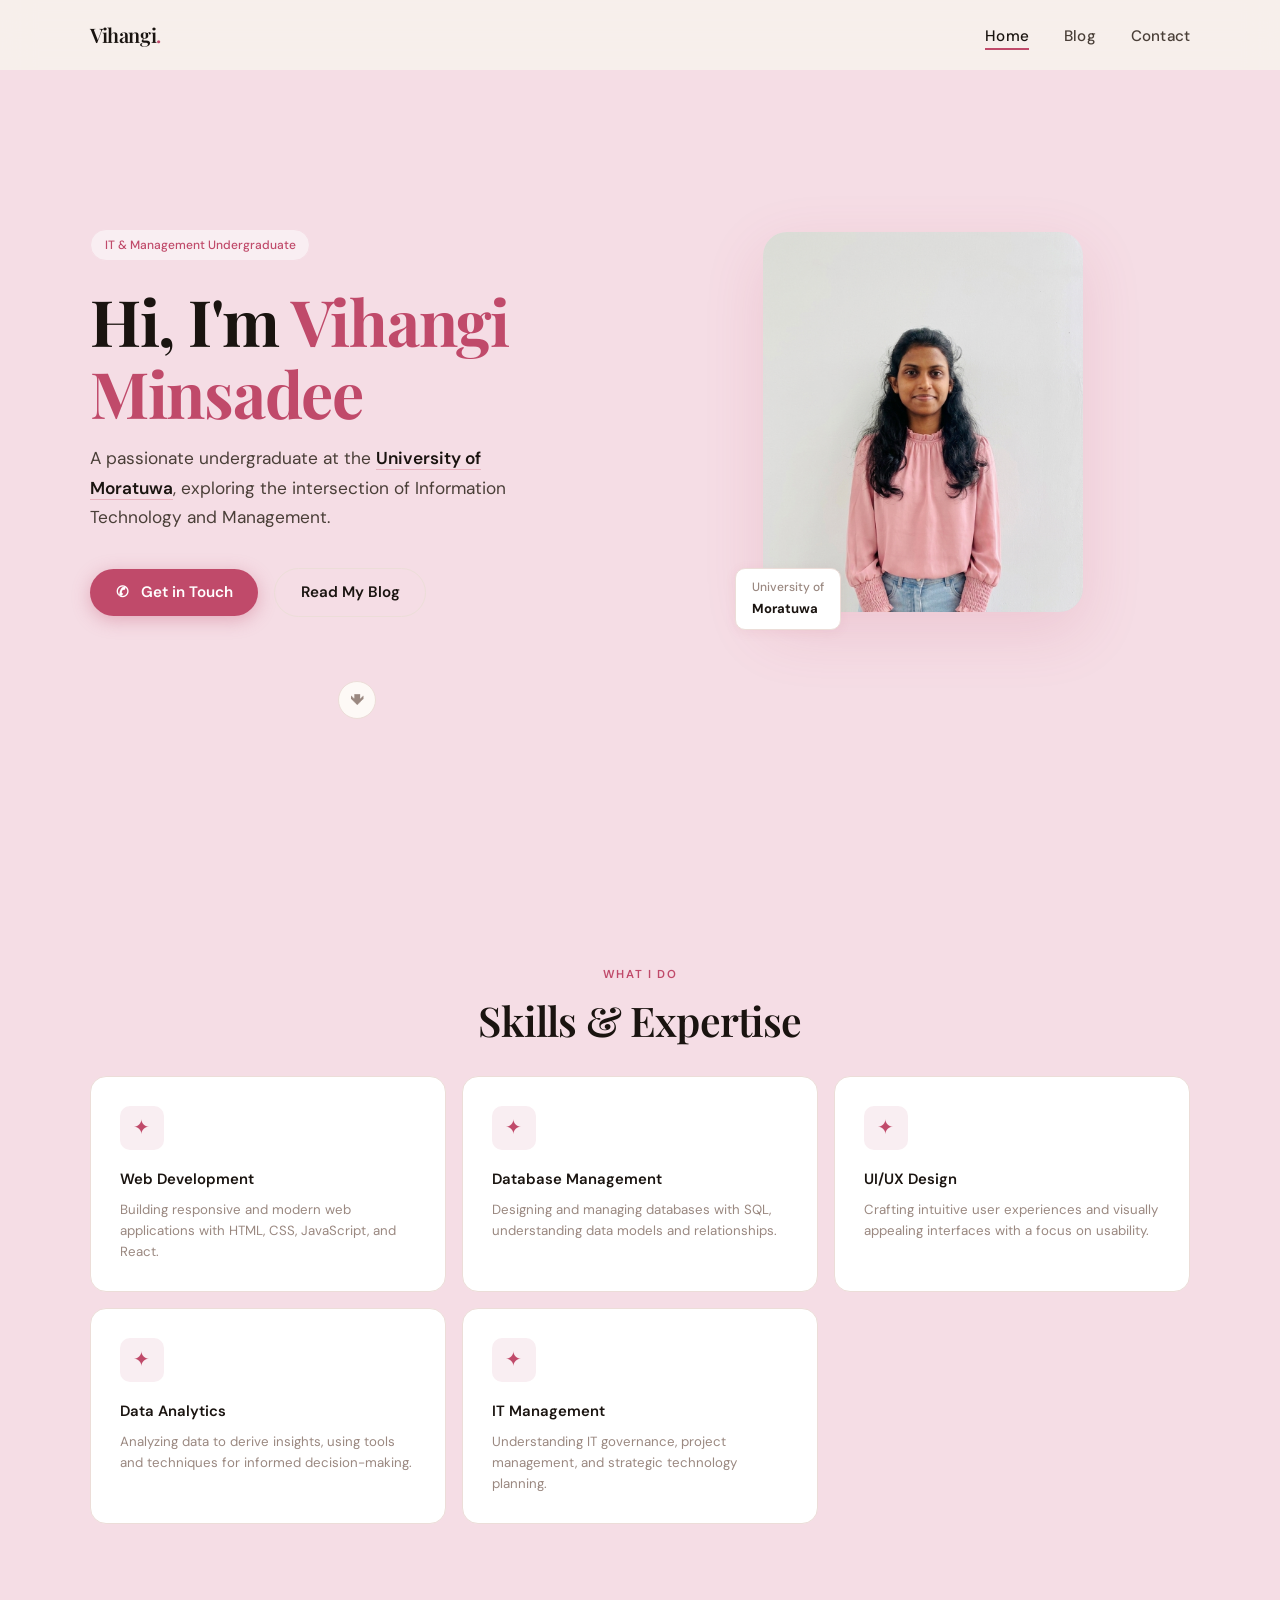
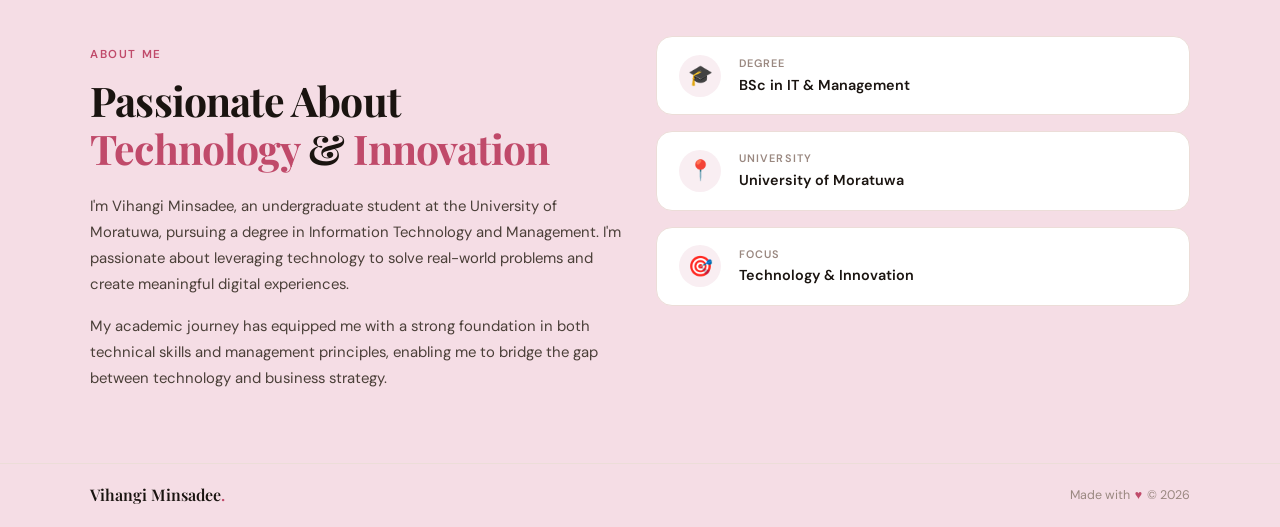
<file: index.html>
<!DOCTYPE html>
<html lang="en">
<head>
  <meta charset="UTF-8" />
  <meta name="viewport" content="width=device-width, initial-scale=1.0" />
  <title>Vihangi Minsadee — IT & Management Undergraduate</title>
  <link rel="stylesheet" href="style.css" />
</head>
<body>

  <!-- ─── NAVBAR ─── -->
  <nav class="navbar">
    <div class="container">
      <a href="index.html" class="nav-logo">Vihangi<span>.</span></a>
      <ul class="nav-links">
        <li><a href="index.html">Home</a></li>
        <li><a href="blog.html">Blog</a></li>
        <li><a href="contact.html">Contact</a></li>
      </ul>
      <button class="nav-toggle" aria-label="Toggle navigation">
        <span></span><span></span><span></span>
      </button>
    </div>
  </nav>

  <!-- ─── PAGE WRAPPER ─── -->
  <div class="page-wrapper">

    <!-- ═══ HERO ═══ -->
    <section class="hero">
      <div class="container">

        <!-- Left: Content -->
        <div class="hero-content">
          <div class="hero-badge fade-up">
            <span class="badge">
              IT &amp; Management Undergraduate
            </span>
          </div>

          <h1 class="hero-title fade-up delay-1">
            Hi, I'm <span class="name">Vihangi<br>Minsadee</span>
          </h1>

          <p class="hero-desc fade-up delay-2">
            A passionate undergraduate at the <strong>University of Moratuwa</strong>,
            exploring the intersection of Information Technology and Management.
          </p>

          <div class="hero-actions fade-up delay-3">
            <a href="contact.html" class="btn btn-primary">
              ✆ &nbsp;
              Get in Touch
            </a>
            <a href="blog.html" class="btn btn-outline">Read My Blog</a>
          </div>
        </div>

        <!-- Right: Illustration -->
        <div class="hero-visual fade-up delay-2">
          <div class="hero-img-wrap">
            <div class="hero-card-bg">
              <img src="images/my.png" alt="Vihangi Minsadee" class="hero-photo" />
            </div>

            <!-- Tag -->
            <div class="hero-uni-tag">
              <span>University of</span>
              <strong>Moratuwa</strong>
            </div>

           
        </div>

      </div>
                          
      <!-- Scroll cue -->
      <div class="hero-scroll">
        <button class="hero-scroll-btn" aria-label="Scroll down">
          
          🢃
        </button>
      </div>
    </section>

    <!-- ═══ SKILLS ═══ -->
    <section class="skills-section">
      <div class="container">
        <div class="section-header">
          <span class="section-label fade-up">What I Do</span>
          <h2 class="section-title fade-up delay-1">Skills &amp; Expertise</h2>
        </div>

        <div class="skills-grid">

          <!-- Web Dev -->
          <div class="skill-card fade-up delay-1">
            <div class="skill-icon">
              ✦
      
            </div>
            <p class="skill-name">Web Development</p>
            <p class="skill-desc">Building responsive and modern web applications with HTML, CSS, JavaScript, and React.</p>
          </div>

          <!-- DB -->
          <div class="skill-card fade-up delay-2">
            <div class="skill-icon">
              ✦
              
            </div>
            <p class="skill-name">Database Management</p>
            <p class="skill-desc">Designing and managing databases with SQL, understanding data models and relationships.</p>
          </div>

          <!-- UI/UX -->
          <div class="skill-card fade-up delay-3">
            <div class="skill-icon">
              
              ✦
            </div>
            <p class="skill-name">UI/UX Design</p>
            <p class="skill-desc">Crafting intuitive user experiences and visually appealing interfaces with a focus on usability.</p>
          </div>

          <!-- Analytics -->
          <div class="skill-card fade-up delay-2">
            <div class="skill-icon">
              ✦
            </div>
            <p class="skill-name">Data Analytics</p>
            <p class="skill-desc">Analyzing data to derive insights, using tools and techniques for informed decision-making.</p>
          </div>

          <!-- IT Mgmt -->
          <div class="skill-card fade-up delay-3">
            <div class="skill-icon">
              ✦

            </div>
            <p class="skill-name">IT Management</p>
            <p class="skill-desc">Understanding IT governance, project management, and strategic technology planning.</p>
          </div>

        </div>
      </div>
    </section>

    <!-- ═══ ABOUT ═══ -->
    <section class="about-section">
      <div class="container">

        <!-- Left text -->
        <div>
          <span class="section-label about-label fade-up">About Me</span>
          <h2 class="about-title fade-up delay-1">
            Passionate About<br>
            <span class="accent">Technology</span> &amp; <span class="accent">Innovation</span>
          </h2>
          <p class="about-text fade-up delay-2">
            I'm Vihangi Minsadee, an undergraduate student at the University of Moratuwa, pursuing a degree
            in Information Technology and Management. I'm passionate about leveraging technology to solve
            real-world problems and create meaningful digital experiences.
          </p>
          <p class="about-text fade-up delay-3">
            My academic journey has equipped me with a strong foundation in both technical skills and
            management principles, enabling me to bridge the gap between technology and business strategy.
          </p>
        </div>

        <!-- Right cards -->
        <div class="about-cards">
          <div class="about-info-card fade-up delay-1">
            <div class="about-info-icon">
              
              🎓
            </div>
            <div>
              <p class="about-info-label">Degree</p>
              <p class="about-info-value">BSc in IT &amp; Management</p>
            </div>
          </div>

          <div class="about-info-card fade-up delay-2">
            <div class="about-info-icon">
              
              📍
            </div>
            <div>
              <p class="about-info-label">University</p>
              <p class="about-info-value">University of Moratuwa</p>
            </div>
          </div>

          <div class="about-info-card fade-up delay-3">
            <div class="about-info-icon">
              
              🎯
            </div>
            <div>
              <p class="about-info-label">Focus</p>
              <p class="about-info-value">Technology &amp; Innovation</p>
            </div>
          </div>
        </div>

      </div>
    </section>

    <!-- ─── FOOTER ─── -->
    <footer>
      <div class="container">
        <span class="footer-logo">Vihangi Minsadee<span style="color:var(--pink);">.</span></span>
        <span class="footer-copy">
          Made with <span class="heart">♥</span> © 2026
        </span>
      </div>
    </footer>

  </div><!-- /page-wrapper -->

  <script src="script.js"></script>
</body>
</html>
</file>
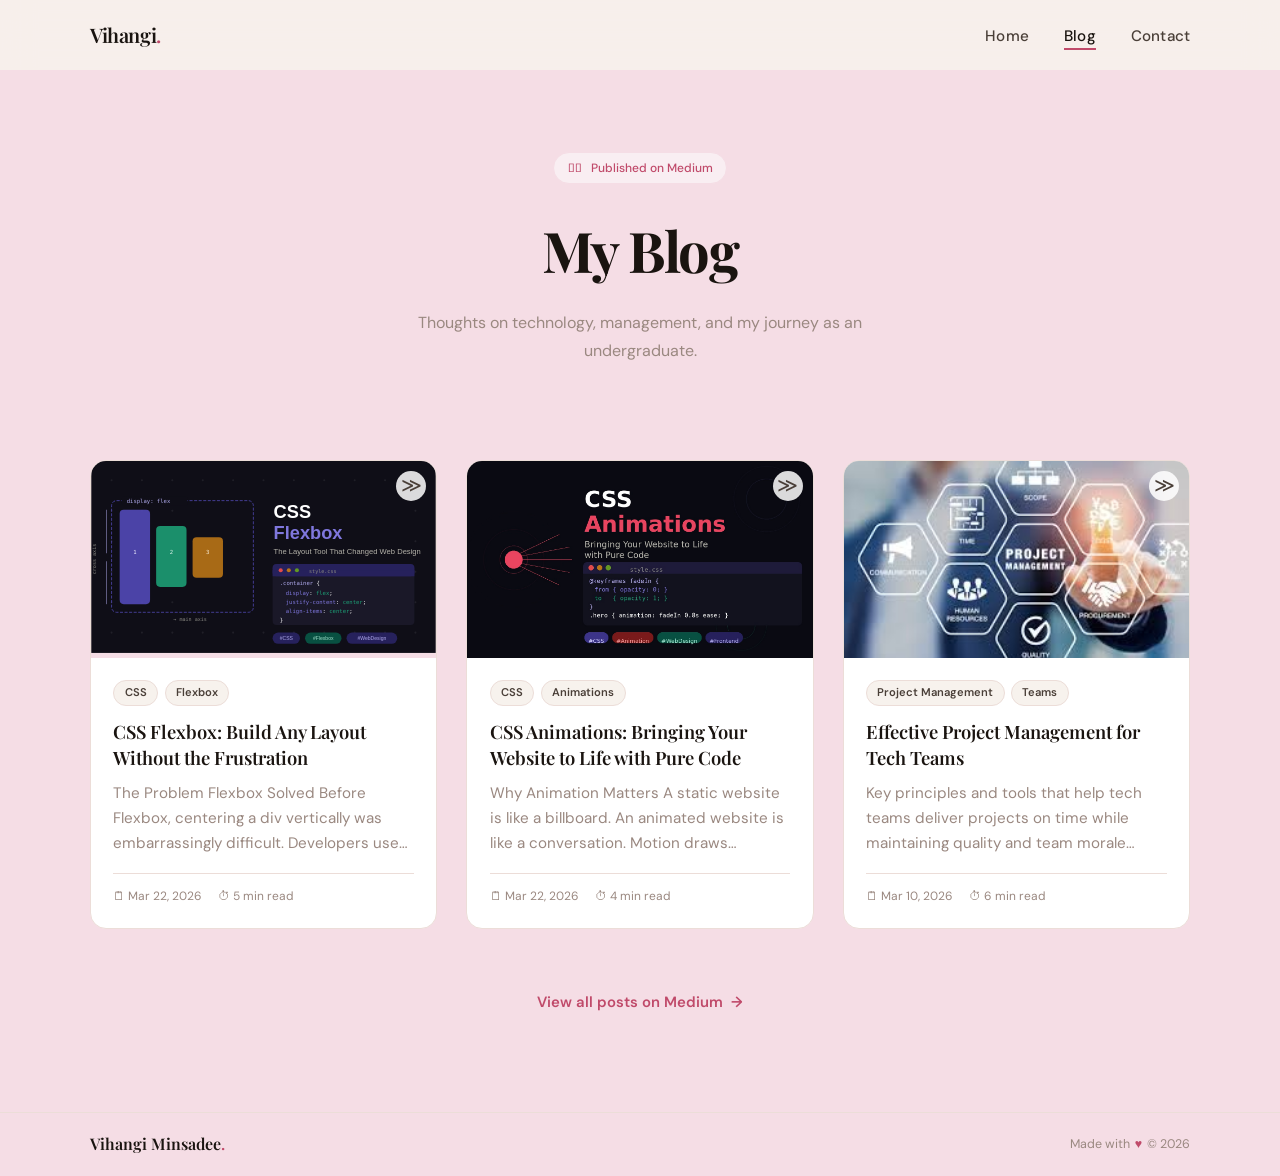
<file: blog.html>
<!DOCTYPE html>
<html lang="en">
<head>
  <meta charset="UTF-8" />
  <meta name="viewport" content="width=device-width, initial-scale=1.0" />
  <title>Blog — Vihangi Minsadee</title>
  <link rel="stylesheet" href="style.css" />
</head>
<body>

  <!-- ─── NAVBAR ─── -->
  <nav class="navbar">
    <div class="container">
      <a href="index.html" class="nav-logo">Vihangi<span>.</span></a>
      <ul class="nav-links">
        <li><a href="index.html">Home</a></li>
        <li><a href="blog.html">Blog</a></li>
        <li><a href="contact.html">Contact</a></li>
      </ul>
      <button class="nav-toggle" aria-label="Toggle navigation">
        <span></span><span></span><span></span>
      </button>
    </div>
  </nav>

  <!-- ─── PAGE WRAPPER ─── -->
  <div class="page-wrapper">

    <!-- ═══ BLOG HERO ═══ -->
    <section class="blog-hero">
      <div class="container">
        <div class="fade-up">
          <span class="badge"> 
            𓂃🖋 &nbsp;
            Published on Medium
          </span>
        </div>
        <h1 class="blog-hero-title fade-up delay-1">My Blog</h1>
        <p class="blog-hero-desc fade-up delay-2">
          Thoughts on technology, management, and my journey as an undergraduate.
        </p>
      </div>
    </section>

    <!-- ═══ BLOG POSTS ═══ -->
    <section class="blog-section">
      <div class="container">
        <div class="blog-grid">

          <!-- Card 1 -->
          <article class="blog-card fade-up delay-1" data-href="https://medium.com/@wavihangiminsadi/css-flexbox-build-any-layout-without-the-frustration-3b8c61d07653">
            <div class="blog-card-img">
              <img src="images/flexbox_cover_image.svg" alt="CSS Flexbox: Build Any Layout Without the Frustration" class="blog-card-photo" />
              <div class="blog-card-ext">
                ≫
              </div>
            </div>
            <div class="blog-card-body">
              <div class="blog-tags">
                <span class="blog-tag">CSS</span>
                <span class="blog-tag">Flexbox</span>
              </div>
              <h2 class="blog-card-title">CSS Flexbox: Build Any Layout Without the Frustration</h2>
              <p class="blog-card-excerpt">The Problem Flexbox Solved
                 Before Flexbox, centering a div vertically was embarrassingly difficult. Developers used negative margins, </p>
              <div class="blog-card-meta">
                <span class="meta-item">
                  🗒
                  Mar 22, 2026
                </span>
                <span class="meta-item">
                  ⏱
                  5 min read
                </span>
              </div>
            </div>
          </article>

          <!-- Card 2 -->
          <article class="blog-card fade-up delay-2" data-href="https://medium.com/@wavihangiminsadi/css-animations-bringing-your-website-to-life-with-pure-code-0d4149e04ab5">
            <div class="blog-card-img">
              <img src="images/css_animations_cover.jpg" alt="CSS Animations: Bringing Your Website to Life with Pure Code" class="blog-card-photo" />
              <div class="blog-card-ext">
                ≫
              </div>
            </div>
            <div class="blog-card-body">
              <div class="blog-tags">
                <span class="blog-tag">CSS</span>
                <span class="blog-tag">Animations</span>
              </div>
              <h2 class="blog-card-title">CSS Animations: Bringing Your Website to Life with Pure Code</h2>
              <p class="blog-card-excerpt">Why Animation Matters
                 A static website is like a billboard. An animated website is like a conversation. Motion draws attention, guides users, and makes interactions feel natural and satisfying..</p>
              <div class="blog-card-meta">
                <span class="meta-item">
                  🗒
                  Mar 22, 2026
                </span>
                <span class="meta-item">
                  ⏱
                  4 min read
                </span>
              </div>
            </div>
          </article>

          <!-- Card 3 -->
          <article class="blog-card fade-up delay-3" data-href="https://medium.com">
            <div class="blog-card-img">
              <img src="images/download (5).jpg" alt="Effective Project Management for Tech Teams" class="blog-card-photo" />
              <div class="blog-card-ext">
                ≫
              </div>
            </div>
            <div class="blog-card-body">
              <div class="blog-tags">
                <span class="blog-tag">Project Management</span>
                <span class="blog-tag">Teams</span>
              </div>
              <h2 class="blog-card-title">Effective Project Management for Tech Teams</h2>
              <p class="blog-card-excerpt">Key principles and tools that help tech teams deliver projects on time while maintaining quality and team morale throughout the development process.</p>
              <div class="blog-card-meta">
                <span class="meta-item">
                  🗒
                  Mar 10, 2026
                </span>
                <span class="meta-item">
                  ⏱
                  6 min read
                </span>
              </div>
            </div>
          </article>

        </div>

        <!-- CTA -->
        <div class="blog-cta fade-up">
          <a href="https://medium.com/@wavihangiminsadi" target="_blank" class="blog-cta-link">
            View all posts on Medium &nbsp;→</a>
            
        </div>    

      </div>
    </section>

    <!-- ─── FOOTER ─── -->
    <footer>
      <div class="container">
        <span class="footer-logo">Vihangi Minsadee<span style="color:var(--pink);">.</span></span>
        <span class="footer-copy">
          Made with <span class="heart">♥</span> © 2026
        </span>
      </div>
    </footer>

  </div><!-- /page-wrapper -->

  <script src="script.js"></script>
</body>
</html>
</file>
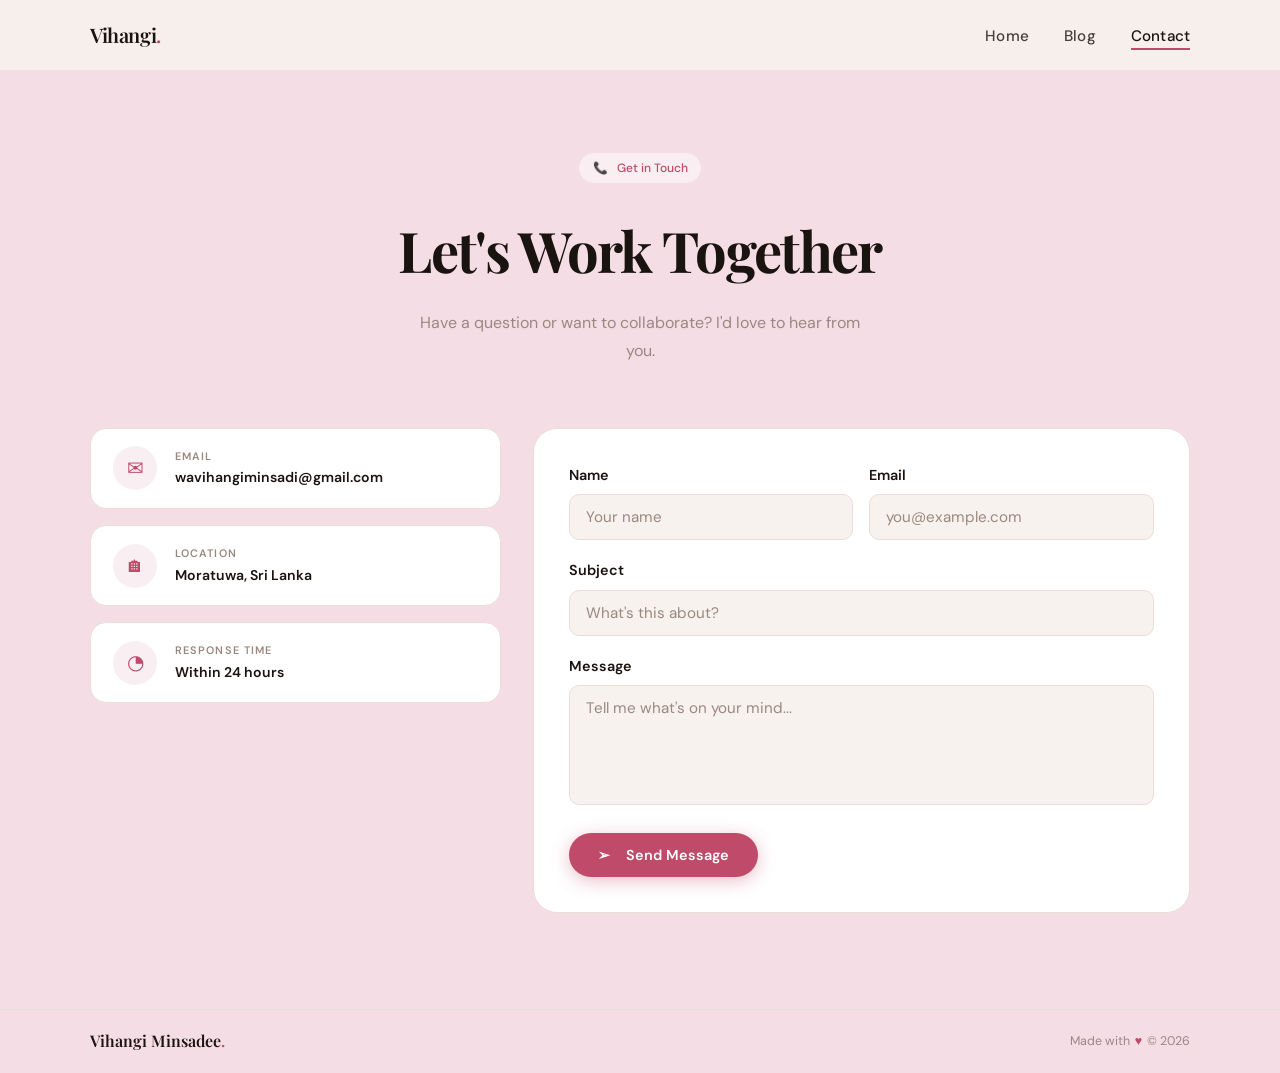
<file: contact.html>
<!DOCTYPE html>
<html lang="en">
<head>
  <meta charset="UTF-8" />
  <meta name="viewport" content="width=device-width, initial-scale=1.0" />
  <title>Contact — Vihangi Minsadee</title>
  <link rel="stylesheet" href="style.css" />
</head>
<body>

  <!-- ─── NAVBAR ─── -->
  <nav class="navbar">
    <div class="container">
      <a href="index.html" class="nav-logo">Vihangi<span>.</span></a>
      <ul class="nav-links">
        <li><a href="index.html">Home</a></li>
        <li><a href="blog.html">Blog</a></li>
        <li><a href="contact.html">Contact</a></li>
      </ul>
      <button class="nav-toggle" aria-label="Toggle navigation">
        <span></span><span></span><span></span>
      </button>
    </div>
  </nav>

  <!-- ─── PAGE WRAPPER ─── -->
  <div class="page-wrapper">

    <!-- ═══ CONTACT HERO ═══ -->
    <section class="contact-hero">
      <div class="container">
        <div class="fade-up">
          <span class="badge">
           
            📞 &nbsp;
            Get in Touch
          </span>
        </div>
        <h1 class="contact-hero-title fade-up delay-1">Let's Work Together</h1>
        <p class="contact-hero-desc fade-up delay-2">
          Have a question or want to collaborate? I'd love to hear from you.
        </p>
      </div>
    </section>

    <!-- ═══ CONTACT SECTION ═══ -->
    <section class="contact-section">
      <div class="container">
        <div class="contact-grid">

          <!-- ── Info cards ── -->
          <div class="contact-info">

            <div class="contact-info-card fade-up delay-1">
              <div class="contact-info-icon">
                
                ✉︎
              </div>
              <div>
                <p class="contact-info-label">Email</p>
                <p class="contact-info-value">wavihangiminsadi@gmail.com</p>
              </div>
            </div>

            <div class="contact-info-card fade-up delay-2">
              <div class="contact-info-icon">
                
                🏠︎
              </div>
              <div>
                <p class="contact-info-label">Location</p>
                <p class="contact-info-value">Moratuwa, Sri Lanka</p>
              </div>
            </div>

            <div class="contact-info-card fade-up delay-3">
              <div class="contact-info-icon">
                
                ◔              
              </div>
              <div>
                <p class="contact-info-label">Response Time</p>
                <p class="contact-info-value">Within 24 hours</p>
              </div>
            </div>

          </div>

          <!-- ── Form ── -->
          <div class="contact-form-wrap fade-up delay-2">

            <form id="contact-form" novalidate>

              <div class="form-row">
                <div class="form-group">
                  <label class="form-label" for="name">Name</label>
                  <input class="form-input" type="text" id="name" name="name" placeholder="Your name" required />
                </div>
                <div class="form-group">
                  <label class="form-label" for="email">Email</label>
                  <input class="form-input" type="email" id="email" name="email" placeholder="you@example.com" required />
                </div>
              </div>

              <div class="form-group">
                <label class="form-label" for="subject">Subject</label>
                <input class="form-input" type="text" id="subject" name="subject" placeholder="What's this about?" required />
              </div>

              <div class="form-group">
                <label class="form-label" for="message">Message</label>
                <textarea class="form-textarea" id="message" name="message" placeholder="Tell me what's on your mind..." required></textarea>
              </div>

              <div class="form-submit-wrap">
                <button type="submit" class="btn-submit">
                 
                  ➢ &nbsp;
                  <span class="btn-text">Send Message</span>
                </button>
              </div>

            </form>

            <!-- Success state -->
            <div class="form-success">
              <div class="success-icon">
               
                ✓✓
              </div>
              <h3 class="success-title">Message Sent!</h3>
              <p class="success-msg">Thank you for reaching out. I'll get back to you within 24 hours.</p>
            </div>

          </div>
          <!-- /form-wrap -->

        </div>
      </div>
    </section>

    <!-- ─── FOOTER ─── -->
    <footer>
      <div class="container">
        <span class="footer-logo">Vihangi Minsadee<span style="color:var(--pink);">.</span></span>
        <span class="footer-copy">
          Made with <span class="heart">♥</span> © 2026
        </span>
      </div>
    </footer>

  </div><!-- /page-wrapper -->

  <script src="script.js"></script>
</body>
</html>
</file>
<file: style.css>
/* ================================================
   VIHANGI MINSADEE - PORTFOLIO STYLESHEET
   ================================================ */

@import url('https://fonts.googleapis.com/css2?family=Playfair+Display:ital,wght@0,400;0,500;0,600;0,700;1,400&family=DM+Sans:ital,opsz,wght@0,9..40,300;0,9..40,400;0,9..40,500;0,9..40,600;1,9..40,300&display=swap');

/* ─── CSS VARIABLES ─── */
:root {
  --cream:        #f7f2ed;
  --cream-light:  #fdf9f6;
  --pink:         #c04a6a;
  --pink-light:   #e8b4c0;
  --pink-pale:    #f5dde5;
  --pink-soft:    #f9eef2;
  --text-dark:    #1a1410;
  --text-mid:     #4a3f38;
  --text-muted:   #9a8880;
  --border:       #ecddd8;
  --card-bg:      #ffffff;
  --shadow-sm:    0 2px 12px rgba(192,74,106,0.08);
  --shadow-md:    0 8px 32px rgba(192,74,106,0.12);
  --shadow-lg:    0 20px 60px rgba(192,74,106,0.15);
  --radius-sm:    10px;
  --radius-md:    16px;
  --radius-lg:    24px;
  --font-display: 'Playfair Display', Georgia, serif;
  --font-body:    'DM Sans', sans-serif;
  --nav-h:        70px;
  --max-w:        1100px;
}

/* ─── RESET & BASE ─── */
*, *::before, *::after { box-sizing: border-box; margin: 0; padding: 0; }

html { scroll-behavior: smooth; }

body {
  font-family: var(--font-body);
  background: var(--pink-pale);
  color: var(--text-dark);
  line-height: 1.55;
  font-size: 20px;
  -webkit-font-smoothing: antialiased;
}

img { display: block; max-width: 100%; }
a  { text-decoration: none; color: inherit; }

/* ─── SCROLLBAR ─── */
::-webkit-scrollbar { width: 6px; }
::-webkit-scrollbar-track { background: var(--cream); }
::-webkit-scrollbar-thumb { background: var(--pink-light); border-radius: 99px; }

/* ─── GLOBAL LAYOUT ─── */
.container {
  width: 90%;
  max-width: var(--max-w);
  margin-inline: auto;
}



/* ─── NAVIGATION ─── */
.navbar {
  position: fixed;
  top: 0; left: 0; right: 0;
  height: var(--nav-h);
  z-index: 1000;
  display: flex;
  align-items: center;
  background: rgba(247, 242, 237, 0.85);
  backdrop-filter: blur(16px);
  -webkit-backdrop-filter: blur(16px);
  border-bottom: 1px solid transparent;
  transition: border-color 0.3s, box-shadow 0.3s;
}
.navbar.scrolled {
  border-color: var(--border);
  box-shadow: 0 2px 20px rgba(192,74,106,0.07);
}
.navbar .container {
  display: flex;
  align-items: center;
  justify-content: space-between;
  width: 100%;
}
.nav-logo {
  font-family: var(--font-display);
  font-size: 1.25rem;
  font-weight: 600;
  color: var(--text-dark);
  letter-spacing: -0.02em;
}
.nav-logo span { color: var(--pink); }

.nav-links {
  display: flex;
  align-items: center;
  gap: 2.2rem;
  list-style: none;
}
.nav-links a {
  font-size: 0.95rem;
  font-weight: 500;
  color: var(--text-mid);
  letter-spacing: 0.01em;
  padding-bottom: 2px;
  border-bottom: 2px solid transparent;
  transition: color 0.2s, border-color 0.2s;
}
.nav-links a:hover,
.nav-links a.active {
  color: var(--text-dark);
  border-color: var(--pink);
}

/* Hamburger */
.nav-toggle {
  display: none;
  flex-direction: column;
  gap: 5px;
  cursor: pointer;
  padding: 4px;
}
.nav-toggle span {
  display: block;
  width: 22px; height: 2px;
  background: var(--text-dark);
  border-radius: 2px;
  transition: transform 0.3s, opacity 0.3s;
}
.nav-toggle.open span:nth-child(1) { transform: translateY(7px) rotate(45deg); }
.nav-toggle.open span:nth-child(2) { opacity: 0; }
.nav-toggle.open span:nth-child(3) { transform: translateY(-7px) rotate(-45deg); }

/* ─── PAGE WRAPPER ─── */
.page-wrapper {
  position: relative;
  z-index: 1;
  padding-top: var(--nav-h);
}

/* ─── SECTION LABEL ─── */
.section-label {
  display: inline-block;
  font-size: 0.72rem;
  font-weight: 600;
  letter-spacing: 0.14em;
  text-transform: uppercase;
  color: var(--pink);
  margin-bottom: 0.75rem;
}

/* ─── BUTTONS ─── */
.btn {
  display: inline-flex;
  align-items: center;
  gap: 0.5rem;
  border-radius: 50px;
  font-family: var(--font-body);
  font-size: 0.95rem;
  font-weight: 600;
  cursor: pointer;
  border: none;
  transition: transform 0.2s, box-shadow 0.2s, background 0.2s, color 0.2s;
  padding: 0.75rem 1.6rem;
}
.btn:hover { transform: translateY(-2px); }
.btn-primary {
  background: var(--pink);
  color: #fff;
  box-shadow: 0 4px 18px rgba(192,74,106,0.35);
}
.btn-primary:hover {
  background: #ad3e5d;
  box-shadow: 0 8px 28px rgba(192,74,106,0.45);
}
.btn-outline {
  background: transparent;
  color: var(--text-dark);
  border: 1.5px solid var(--border);
}
.btn-outline:hover {
  border-color: var(--pink-light);
  color: var(--pink);
}

/* ─── BADGE / PILL ─── */
.badge {
  display: inline-flex;
  align-items: center;
  gap: 0.4rem;
  background: var(--pink-soft);
  color: var(--pink);
  border: 1px solid var(--pink-pale);
  border-radius: 50px;
  font-size: 0.75rem;
  font-weight: 500;
  padding: 0.35rem 0.85rem;
}
.badge svg { width: 13px; height: 13px; flex-shrink: 0; }

/* ─── CARDS ─── */
.card {
  background: var(--card-bg);
  border: 1px solid var(--border);
  border-radius: var(--radius-md);
  transition: transform 0.25s, box-shadow 0.25s;
}
.card:hover {
  transform: translateY(-4px);
  box-shadow: var(--shadow-md);
}

/* ─── DIVIDER ─── */
.divider {
  border: none;
  border-top: 1px solid var(--border);
  margin: 0;
}

/* ================================================
   HOME PAGE  ·  index.html
   ================================================ */

/* ── Hero ── */
.hero {
  min-height: calc(100vh - var(--nav-h));
  display: flex;
  align-items: center;
  padding: 3rem 0 2.5rem;
  overflow: hidden;
}
.hero .container {
  display: grid;
  grid-template-columns: 1fr 1fr;
  gap: 2rem;
  align-items: center;
}
.hero-content { max-width: 480px; }

.hero-badge { margin-bottom: 1.5rem; }

.hero-title {
  font-family: var(--font-display);
  font-size: clamp(2.6rem, 5vw, 4rem);
  font-weight: 700;
  line-height: 1.12;
  letter-spacing: -0.02em;
  color: var(--text-dark);
  margin-bottom: 1rem;
}
.hero-title .name { color: var(--pink); }

.hero-desc {
  font-size: 1.08rem;
  color: var(--text-mid);
  line-height: 1.7;
  margin-bottom: 2.2rem;
}
.hero-desc strong {
  font-weight: 600;
  color: var(--text-dark);
  border-bottom: 1.5px solid var(--pink-light);
}

.hero-actions {
  display: flex;
  align-items: center;
  gap: 1rem;
  flex-wrap: wrap;
}

/* Hero illustration */
.hero-visual {
  display: flex;
  justify-content: center;
  align-items: center;
  position: relative;
}
.hero-img-wrap {
  position: relative;
  width: 320px;
  height: 380px;
  animation: float 4s ease-in-out infinite;
}
.hero-card-bg {
  width: 100%;
  height: 100%;
  background: linear-gradient(145deg, var(--pink-pale) 0%, #f0d8df 60%, #e8c9d4 100%);
  border-radius: var(--radius-lg);
  box-shadow: var(--shadow-lg);
  overflow: hidden;
  display: flex;
  justify-content: center;
  align-items: flex-end;
}
.hero-photo {
  width: 100%;
  height: 100%;
  object-fit: cover;
  object-position: top center;
  display: block;
}
.hero-uni-tag {
  position: absolute;
  bottom: -18px;
  left: -28px;
  background: var(--card-bg);
  border: 1px solid var(--border);
  border-radius: var(--radius-sm);
  padding: 0.6rem 1rem;
  box-shadow: var(--shadow-sm);
  display: flex;
  flex-direction: column;
  gap: 2px;
  font-size: 0.75rem;
  color: var(--text-muted);
  font-weight: 500;
}
.hero-uni-tag strong {
  font-weight: 700;
  color: var(--text-dark);
  font-size: 0.82rem;
}


@keyframes float {
  0%, 100% { transform: translateY(0); }
  50%       { transform: translateY(-12px); }
}

/* Hero scroll indicator */
.hero-scroll {
  display: flex;
  justify-content: center;
  padding: 2rem 0;
}
.hero-scroll-btn {
  width: 38px; height: 38px;
  border-radius: 50%;
  border: 1.5px solid var(--border);
  display: flex; align-items: center; justify-content: center;
  color: var(--text-muted);
  cursor: pointer;
  background: var(--cream-light);
  transition: all 0.2s;
  animation: bounce 2s ease-in-out infinite;
}
.hero-scroll-btn:hover {
  border-color: var(--pink-light);
  color: var(--pink);
}
@keyframes bounce {
  0%, 100% { transform: translateY(0); }
  50%       { transform: translateY(6px); }
}

/* ── Skills Section ── */
.skills-section { padding: 3.5rem 0; }
.section-header {
  text-align: center;
  margin-bottom: 2rem;
}
.section-title {
  font-family: var(--font-display);
  font-size: clamp(2rem, 3.2vw, 2.8rem);
  font-weight: 600;
  letter-spacing: -0.02em;
  color: var(--text-dark);
  line-height: 1.18;
}

.skills-grid {
  display: grid;
  grid-template-columns: repeat(3, 1fr);
  gap: 1rem;
}
.skill-card {
  padding: 1.8rem;
  background: var(--card-bg);
  border: 1px solid var(--border);
  border-radius: var(--radius-md);
  transition: transform 0.25s, box-shadow 0.25s;
}
.skill-card:hover {
  transform: translateY(-5px);
  box-shadow: var(--shadow-md);
}
.skill-icon {
  width: 44px; height: 44px;
  background: var(--pink-soft);
  border-radius: var(--radius-sm);
  display: flex; align-items: center; justify-content: center;
  color: var(--pink);
  margin-bottom: 1.1rem;
}
.skill-name {
  font-size: 0.93rem;
  font-weight: 600;
  color: var(--text-dark);
  margin-bottom: 0.5rem;
}
.skill-desc {
  font-size: 0.83rem;
  color: var(--text-muted);
  line-height: 1.6;
}

/* ── About Section ── */
.about-section { padding: 3.5rem 0; }
.about-section .container {
  display: grid;
  grid-template-columns: 1fr 1fr;
  gap: 2rem;
  align-items: start;
}
.about-label { margin-bottom: 0.75rem; }
.about-title {
  font-family: var(--font-display);
  font-size: clamp(2rem, 3.2vw, 2.8rem);
  font-weight: 700;
  line-height: 1.18;
  letter-spacing: -0.02em;
  margin-bottom: 1.25rem;
}
.about-title .accent { color: var(--pink); }
.about-text {
  font-size: 0.93rem;
  color: var(--text-mid);
  line-height: 1.75;
  margin-bottom: 1rem;
}

.about-cards { display: flex; flex-direction: column; gap: 1rem; }
.about-info-card {
  display: flex;
  align-items: center;
  gap: 1.1rem;
  padding: 1.1rem 1.4rem;
  background: var(--card-bg);
  border: 1px solid var(--border);
  border-radius: var(--radius-md);
  transition: transform 0.2s, box-shadow 0.2s;
}
.about-info-card:hover {
  transform: translateX(4px);
  box-shadow: var(--shadow-sm);
}
.about-info-icon {
  width: 42px; height: 42px;
  background: var(--pink-soft);
  border-radius: 50%;
  display: flex; align-items: center; justify-content: center;
  color: var(--pink);
  flex-shrink: 0;
}
.about-info-icon svg { width: 18px; height: 18px; }
.about-info-label {
  font-size: 0.68rem;
  font-weight: 600;
  letter-spacing: 0.1em;
  text-transform: uppercase;
  color: var(--text-muted);
  margin-bottom: 2px;
}
.about-info-value {
  font-size: 0.9rem;
  font-weight: 600;
  color: var(--text-dark);
}

/* ─── FOOTER ─── */
footer {
  border-top: 1px solid var(--border);
  padding: 1.2rem 0;
}
footer .container {
  display: flex;
  justify-content: space-between;
  align-items: center;
  flex-wrap: wrap;
  gap: 0.5rem;
}
.footer-logo {
  font-family: var(--font-display);
  font-size: 1rem;
  font-weight: 600;
  color: var(--text-dark);
}
.footer-copy {
  font-size: 0.78rem;
  color: var(--text-muted);
  display: flex;
  align-items: center;
  gap: 0.3rem;
}
.footer-copy .heart { color: var(--pink); }

/* ================================================
   BLOG PAGE  ·  blog.html
   ================================================ */

.blog-hero {
  padding: 5rem 0 4rem;
  text-align: center;
  position: relative;
}
.blog-hero-title {
  font-family: var(--font-display);
  font-size: clamp(2.2rem, 5vw, 3.5rem);
  font-weight: 700;
  letter-spacing: -0.03em;
  margin-bottom: 1rem;
  color: var(--text-dark);
}
.blog-hero-desc {
  font-size: 1rem;
  color: var(--text-muted);
  max-width: 500px;
  margin-inline: auto;
  line-height: 1.7;
}
.blog-hero .badge { margin-bottom: 1.4rem; }

/* Blog grid */
.blog-section { padding: 2rem 0 6rem; }
.blog-grid {
  display: grid;
  grid-template-columns: repeat(3, 1fr);
  gap: 1.8rem;
  margin-bottom: 3.5rem;
}

/* Blog card */
.blog-card {
  background: var(--card-bg);
  border: 1px solid var(--border);
  border-radius: var(--radius-md);
  overflow: hidden;
  transition: transform 0.28s cubic-bezier(.34,1.56,.64,1), box-shadow 0.28s;
  cursor: pointer;
}
.blog-card:hover {
  transform: translateY(-6px);
  box-shadow: var(--shadow-lg);
}
.blog-card-img {
  position: relative;
  width: 100%;
  padding-bottom: 57%;
  overflow: hidden;
  background: var(--pink-pale);
}
.blog-card-img-inner {
  position: absolute;
  inset: 0;
  display: flex;
  align-items: center;
  justify-content: center;
}
.blog-card-photo {
  position: absolute;
  inset: 0;
  width: 100%;
  height: 100%;
  object-fit: cover;
  object-position: center;
  display: block;
  transition: transform 0.4s ease;
}
.blog-card:hover .blog-card-photo {
  transform: scale(1.05);
}
.blog-card-ext {
  position: absolute;
  top: 10px; right: 10px;
  width: 30px; height: 30px;
  background: rgba(255,255,255,0.85);
  backdrop-filter: blur(8px);
  border-radius: 50%;
  display: flex; align-items: center; justify-content: center;
  color: var(--text-mid);
  transition: background 0.2s, color 0.2s;
}
.blog-card:hover .blog-card-ext {
  background: var(--pink);
  color: #fff;
}
.blog-card-ext svg { width: 13px; height: 13px; }

.blog-card-body { padding: 1.4rem; }
.blog-tags {
  display: flex;
  flex-wrap: wrap;
  gap: 0.4rem;
  margin-bottom: 0.85rem;
}
.blog-tag {
  font-size: 0.7rem;
  font-weight: 600;
  color: var(--text-mid);
  background: var(--cream);
  border: 1px solid var(--border);
  border-radius: 50px;
  padding: 0.2rem 0.65rem;
}
.blog-card-title {
  font-family: var(--font-display);
  font-size: 1.15rem;
  font-weight: 600;
  line-height: 1.4;
  color: var(--text-dark);
  margin-bottom: 0.65rem;
}
.blog-card-excerpt {
  font-size: 0.95rem;
  color: var(--text-muted);
  line-height: 1.65;
  margin-bottom: 1rem;
  display: -webkit-box;
  -webkit-line-clamp: 3;
  -webkit-box-orient: vertical;
  overflow: hidden;
}
.blog-card-meta {
  display: flex;
  align-items: center;
  gap: 1rem;
  padding-top: 0.85rem;
  border-top: 1px solid var(--border);
}
.meta-item {
  display: flex;
  align-items: center;
  gap: 0.35rem;
  font-size: 0.75rem;
  color: var(--text-muted);
}
.meta-item svg { width: 13px; height: 13px; }

/* Blog CTA */
.blog-cta {
  text-align: center;
}
.blog-cta-link {
  display: inline-flex;
  align-items: center;
  gap: 0.4rem;
  color: var(--pink);
  font-size: 0.93rem;
  font-weight: 600;
  border-bottom: 1.5px solid transparent;
  transition: border-color 0.2s, gap 0.2s;
}
.blog-cta-link:hover {
  border-color: var(--pink);
  gap: 0.65rem;
}
.blog-cta-link svg { width: 16px; height: 16px; }

/* ================================================
   CONTACT PAGE  ·  contact.html
   ================================================ */

.contact-hero {
  padding: 5rem 0 4rem;
  text-align: center;
}
.contact-hero-title {
  font-family: var(--font-display);
  font-size: clamp(2.2rem, 5vw, 3.5rem);
  font-weight: 700;
  letter-spacing: -0.03em;
  margin-bottom: 1rem;
}
.contact-hero-desc {
  font-size: 1rem;
  color: var(--text-muted);
  max-width: 440px;
  margin-inline: auto;
  line-height: 1.7;
}
.contact-hero .badge { margin-bottom: 1.4rem; }

/* Contact grid */
.contact-section { padding: 0 0 6rem; }
.contact-grid {
  display: grid;
  grid-template-columns: 1fr 1.6fr;
  gap: 2rem;
  align-items: start;
}

/* Info side */
.contact-info { display: flex; flex-direction: column; gap: 1rem; }
.contact-info-card {
  display: flex;
  align-items: center;
  gap: 1.1rem;
  padding: 1.1rem 1.4rem;
  background: var(--card-bg);
  border: 1px solid var(--border);
  border-radius: var(--radius-md);
  transition: transform 0.2s, box-shadow 0.2s;
}
.contact-info-card:hover {
  transform: translateX(4px);
  box-shadow: var(--shadow-sm);
}
.contact-info-icon {
  width: 44px; height: 44px;
  background: var(--pink-soft);
  border-radius: 50%;
  display: flex; align-items: center; justify-content: center;
  color: var(--pink);
  flex-shrink: 0;
}
.contact-info-icon svg { width: 18px; height: 18px; }
.contact-info-label {
  font-size: 0.68rem;
  font-weight: 600;
  letter-spacing: 0.1em;
  text-transform: uppercase;
  color: var(--text-muted);
  margin-bottom: 3px;
}
.contact-info-value {
  font-size: 0.88rem;
  font-weight: 600;
  color: var(--text-dark);
}

/* Form side */
.contact-form-wrap {
  background: var(--card-bg);
  border: 1px solid var(--border);
  border-radius: var(--radius-lg);
  padding: 2.2rem;
}
.form-row {
  display: grid;
  grid-template-columns: 1fr 1fr;
  gap: 1rem;
}
.form-group {
  margin-bottom: 1.2rem;
}
.form-label {
  display: block;
  font-size: 0.90rem;
  font-weight: 600;
  color: var(--text-dark);
  margin-bottom: 0.5rem;
}
.form-input,
.form-textarea {
  width: 100%;
  background: var(--cream);
  border: 1.5px solid var(--border);
  border-radius: var(--radius-sm);
  font-family: var(--font-body);
  font-size: 0.95rem;
  color: var(--text-dark);
  padding: 0.75rem 1rem;
  outline: none;
  transition: border-color 0.2s, box-shadow 0.2s;
  resize: none;
}
.form-input::placeholder,
.form-textarea::placeholder { color: var(--text-muted); }
.form-input:focus,
.form-textarea:focus {
  border-color: var(--pink-light);
  box-shadow: 0 0 0 3px rgba(192,74,106,0.1);
}
.form-textarea { height: 120px; }

.form-submit-wrap { margin-top: 0.5rem; }
.btn-submit {
  background: var(--pink);
  color: #fff;
  border: none;
  border-radius: 50px;
  font-family: var(--font-body);
  font-size: 0.9rem;
  font-weight: 600;
  padding: 0.8rem 1.8rem;
  cursor: pointer;
  display: inline-flex;
  align-items: center;
  gap: 0.5rem;
  box-shadow: 0 4px 18px rgba(192,74,106,0.35);
  transition: transform 0.2s, box-shadow 0.2s, background 0.2s;
}
.btn-submit:hover {
  background: #ad3e5d;
  transform: translateY(-2px);
  box-shadow: 0 8px 28px rgba(192,74,106,0.45);
}
.btn-submit svg { width: 16px; height: 16px; }

/* Form success state */
.form-success {
  display: none;
  text-align: center;
  padding: 2rem 0;
}
.form-success.visible { display: block; }
.success-icon {
  width: 56px; height: 56px;
  background: var(--pink-soft);
  border-radius: 50%;
  display: flex; align-items: center; justify-content: center;
  color: var(--pink);
  margin: 0 auto 1rem;
}
.success-icon svg { width: 28px; height: 28px; }
.success-title {
  font-family: var(--font-display);
  font-size: 1.3rem;
  font-weight: 600;
  margin-bottom: 0.5rem;
}
.success-msg { font-size: 0.88rem; color: var(--text-muted); }

/* ================================================
   ANIMATIONS
   ================================================ */
.fade-up {
  opacity: 0;
  transform: translateY(28px);
  transition: opacity 0.6s cubic-bezier(.16,1,.3,1),
              transform 0.6s cubic-bezier(.16,1,.3,1);
}
.fade-up.visible {
  opacity: 1;
  transform: translateY(0);
}
.delay-1 { transition-delay: 0.08s; }
.delay-2 { transition-delay: 0.16s; }
.delay-3 { transition-delay: 0.24s; }
.delay-4 { transition-delay: 0.32s; }
.delay-5 { transition-delay: 0.40s; }

/* ================================================
   RESPONSIVE
   ================================================ */
@media (max-width: 900px) {
  .hero .container { grid-template-columns: 1fr; gap: 2.5rem; text-align: center; }
  .hero-content { max-width: 100%; }
  .hero-badge, .hero-actions { justify-content: center; }
  .hero-visual { order: -1; }
  .hero-img-wrap { width: 260px; height: 300px; }
  .about-section .container { grid-template-columns: 1fr; }
  .skills-grid { grid-template-columns: repeat(2, 1fr); }
  .blog-grid { grid-template-columns: repeat(2, 1fr); }
  .contact-grid { grid-template-columns: 1fr; }
}

@media (max-width: 600px) {
  .nav-links { display: none; flex-direction: column; position: absolute; top: var(--nav-h); left: 0; right: 0; background: var(--cream-light); border-bottom: 1px solid var(--border); padding: 1.2rem; gap: 1rem; box-shadow: var(--shadow-sm); }
  .nav-links.open { display: flex; }
  .nav-toggle { display: flex; }
  .skills-grid { grid-template-columns: 1fr; }
  .blog-grid { grid-template-columns: 1fr; }
  .form-row { grid-template-columns: 1fr; }
  .hero-img-wrap { width: 220px; height: 260px; }
}
</file>
